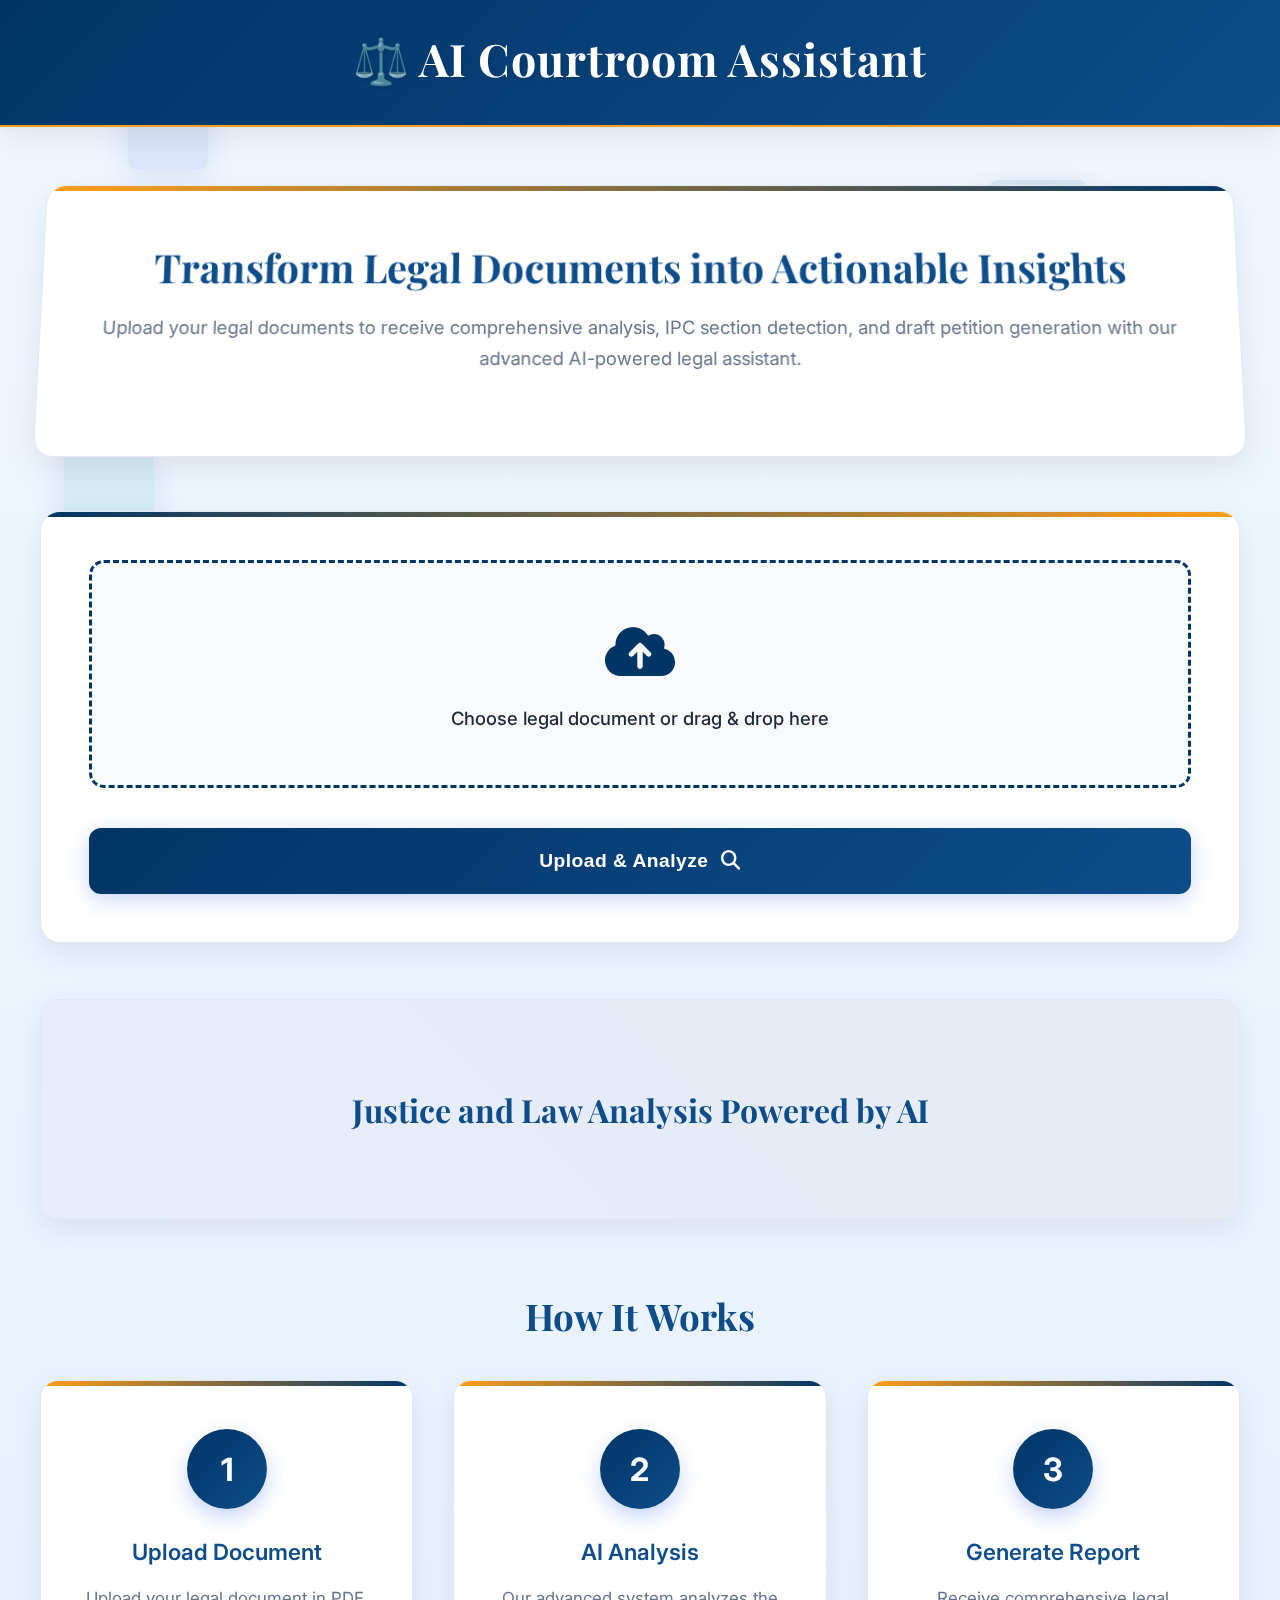
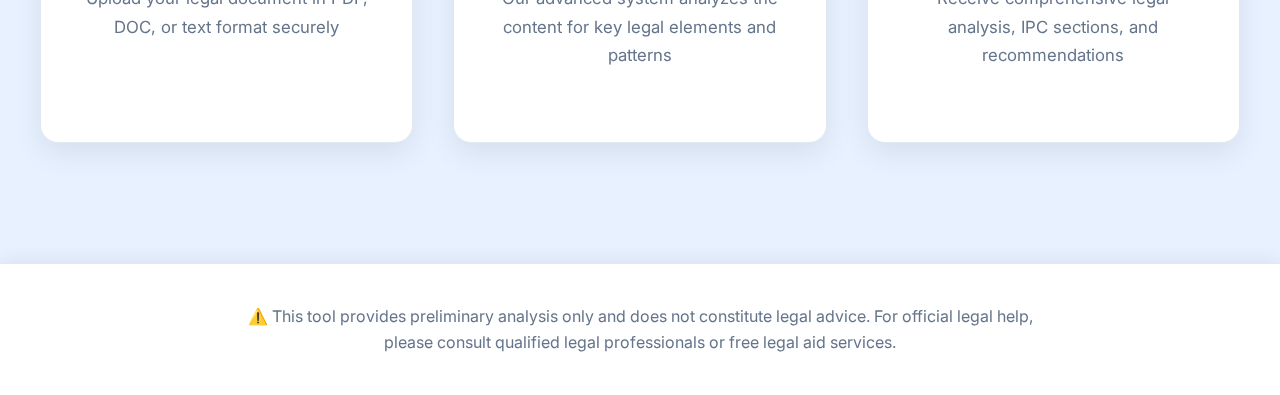
<file: templates/index.html>
<!DOCTYPE html>
<html lang="en">
<head>
    <meta charset="UTF-8">
    <meta name="viewport" content="width=device-width, initial-scale=1.0">
    <title>AI Courtroom Assistant</title>
    <link rel="stylesheet" href="https://cdnjs.cloudflare.com/ajax/libs/font-awesome/6.4.0/css/all.min.css">
    <style>
        @import url('https://fonts.googleapis.com/css2?family=Playfair+Display:wght@400;700&family=Inter:wght@300;400;500;600&display=swap');
        
        :root {
            --primary: #003566;
            --primary-light: #c1cdf6;
            --secondary: #0e4c8a;
            --accent: #ff9e1a;
            --light: #ffffff;
            --light-gray: #f8fafc;
            --mid-gray: #e2e8f0;
            --text: #1e293b;
            --text-light: #64748b;
            --success: #0d9488;
            --warning: #f59e0b;
            --danger: #ef4444;
            --shadow: 0 10px 30px rgba(0, 0, 0, 0.08);
            --shadow-hover: 0 15px 35px rgba(0, 0, 0, 0.12);
        }
        
        * {
            margin: 0;
            padding: 0;
            box-sizing: border-box;
        }
        
        body {
            font-family: 'Inter', sans-serif;
            background: linear-gradient(to bottom, #f0f7ff, #e6f0ff);
            color: var(--text);
            min-height: 100vh;
            overflow-x: hidden;
            position: relative;
        }
        
        /* 3D Background Elements */
        .floating-elements {
            position: fixed;
            top: 0;
            left: 0;
            width: 100%;
            height: 100%;
            pointer-events: none;
            z-index: -1;
        }
        
        .floating-element {
            position: absolute;
            background: rgba(26, 86, 219, 0.1);
            border-radius: 10px;
            box-shadow: 0 8px 32px rgba(31, 38, 135, 0.1);
            animation: float 15s infinite ease-in-out;
        }
        
        .floating-element:nth-child(1) {
            width: 80px;
            height: 80px;
            top: 10%;
            left: 10%;
            animation-delay: 0s;
            background: rgba(26, 86, 219, 0.1);
        }
        
        .floating-element:nth-child(2) {
            width: 100px;
            height: 100px;
            top: 20%;
            right: 15%;
            animation-delay: -2s;
            background: rgba(14, 76, 138, 0.1);
        }
        
        .floating-element:nth-child(3) {
            width: 120px;
            height: 120px;
            bottom: 20%;
            left: 15%;
            animation-delay: -5s;
            background: rgba(255, 158, 26, 0.1);
        }
        
        .floating-element:nth-child(4) {
            width: 70px;
            height: 70px;
            bottom: 15%;
            right: 10%;
            animation-delay: -7s;
            background: rgba(245, 158, 11, 0.1);
        }
        
        .floating-element:nth-child(5) {
            width: 90px;
            height: 90px;
            top: 50%;
            left: 5%;
            animation-delay: -10s;
            background: rgba(13, 148, 136, 0.1);
        }
        
        /* 3D Icons */
        .floating-icon {
            position: absolute;
            font-size: 2.2rem;
            color: rgba(26, 86, 219, 0.15);
            animation: float-icon 20s infinite ease-in-out;
            z-index: -1;
        }
        
        .floating-icon:nth-child(1) {
            top: 15%;
            left: 5%;
            animation-delay: 0s;
            color: rgba(26, 86, 219, 0.2);
        }
        
        .floating-icon:nth-child(2) {
            top: 25%;
            right: 7%;
            animation-delay: -3s;
            color: rgba(26, 86, 219, 0.15);
        }
        
        .floating-icon:nth-child(3) {
            bottom: 25%;
            left: 7%;
            animation-delay: -6s;
            color: rgba(26, 86, 219, 0.15);
        }
        
        /* Animations */
        @keyframes float {
            0%, 100% {
                transform: translateY(0) rotate(0deg) scale(1);
                border-radius: 10px;
            }
            33% {
                transform: translateY(-20px) rotate(3deg) scale(1.05);
                border-radius: 15px;
            }
            66% {
                transform: translateY(20px) rotate(-3deg) scale(0.95);
                border-radius: 20px;
            }
        }
        
        @keyframes float-icon {
            0%, 100% {
                transform: translateY(0) rotate(0deg) scale(1);
            }
            33% {
                transform: translateY(-30px) rotate(10deg) scale(1.1);
            }
            66% {
                transform: translateY(30px) rotate(-10deg) scale(0.9);
            }
        }
        
        /* Header Styles */
        header {
            background: linear-gradient(135deg, var(--primary) 0%, var(--secondary) 100%);
            padding: 1.8rem 0;
            text-align: center;
            box-shadow: var(--shadow);
            position: relative;
            z-index: 10;
            border-bottom: 2px solid var(--accent);
        }
        
        h1 {
            font-family: 'Playfair Display', serif;
            color: var(--light);
            font-size: 2.8rem;
            margin-bottom: 0.5rem;
            text-shadow: 2px 2px 4px rgba(0, 0, 0, 0.1);
            letter-spacing: 1px;
        }
        
        /* Main Content */
        main {
            padding: 3.5rem 1rem;
            position: relative;
            z-index: 5;
        }
        
        .container {
            max-width: 1200px;
            margin: 0 auto;
        }
        
        .hero-section {
            text-align: center;
            margin-bottom: 3.5rem;
            padding: 3.5rem 2.5rem;
            background: var(--light);
            border-radius: 20px;
            box-shadow: var(--shadow);
            transform-style: preserve-3d;
            transform: perspective(1000px) rotateX(5deg);
            transition: transform 0.5s ease;
            position: relative;
            overflow: hidden;
            border: 1px solid var(--mid-gray);
        }
        
        .hero-section::before {
            content: "";
            position: absolute;
            top: 0;
            left: 0;
            width: 100%;
            height: 5px;
            background: linear-gradient(90deg, var(--accent), var(--primary));
        }
        
        .hero-section:hover {
            transform: perspective(1000px) rotateX(0deg);
        }
        
        h2 {
            font-family: 'Playfair Display', serif;
            font-size: 2.5rem;
            margin-bottom: 1.2rem;
            color: var(--secondary);
        }
        
        p {
            font-size: 1.15rem;
            line-height: 1.7;
            margin-bottom: 1.5rem;
            color: var(--text-light);
        }
        
        /* Upload Form */
        .upload-form {
            background: var(--light);
            padding: 3rem;
            border-radius: 20px;
            box-shadow: var(--shadow);
            margin-bottom: 3.5rem;
            transform: translateZ(20px);
            transition: transform 0.3s ease, box-shadow 0.3s ease;
            position: relative;
            overflow: hidden;
            border: 1px solid var(--mid-gray);
        }
        
        .upload-form::before {
            content: "";
            position: absolute;
            top: 0;
            left: 0;
            width: 100%;
            height: 5px;
            background: linear-gradient(90deg, var(--primary), var(--accent));
        }
        
        .upload-form:hover {
            transform: translateZ(30px);
            box-shadow: var(--shadow-hover);
        }
        
        .file-upload-container {
            margin-bottom: 2.5rem;
        }
        
        .file-upload-label {
            display: flex;
            flex-direction: column;
            align-items: center;
            justify-content: center;
            padding: 3.5rem 2.5rem;
            border: 3px dashed var(--primary);
            border-radius: 15px;
            cursor: pointer;
            transition: all 0.3s ease;
            background: var(--light-gray);
        }
        
        .file-upload-label:hover {
            background: var(--primary-light);
            border-color: var(--secondary);
        }
        
        .file-upload-label.highlight {
            background: var(--primary-light);
            border-color: var(--secondary);
            transform: scale(1.02);
        }
        
        .upload-icon {
            margin-bottom: 1.2rem;
            color: var(--primary);
            font-size: 3.5rem;
        }
        
        #file-name {
            font-size: 1.15rem;
            color: var(--text);
            text-align: center;
            font-weight: 500;
        }
        
        #file-upload {
            display: none;
        }
        
        /* Button Styles */
        .btn-primary {
            display: flex;
            align-items: center;
            justify-content: center;
            gap: 0.8rem;
            width: 100%;
            padding: 1.4rem;
            background: linear-gradient(135deg, var(--primary) 0%, var(--secondary) 100%);
            color: white;
            border: none;
            border-radius: 12px;
            font-size: 1.2rem;
            font-weight: 600;
            cursor: pointer;
            transition: all 0.3s ease;
            box-shadow: 0 5px 20px rgba(26, 86, 219, 0.25);
            transform: translateZ(0);
            letter-spacing: 0.5px;
        }
        
        .btn-primary:hover {
            transform: translateY(-3px) translateZ(10px);
            box-shadow: 0 10px 30px rgba(26, 86, 219, 0.35);
            background: linear-gradient(135deg, var(--secondary) 0%, var(--primary) 100%);
        }
        
        .btn-primary:active {
            transform: translateY(0) translateZ(0);
            box-shadow: 0 3px 15px rgba(26, 86, 219, 0.25);
        }
        
        /* Features Section */
        .features {
            margin-top: 4.5rem;
        }
        
        .features h3 {
            text-align: center;
            font-family: 'Playfair Display', serif;
            font-size: 2.3rem;
            margin-bottom: 2.5rem;
            color: var(--secondary);
        }
        
        .features-grid {
            display: grid;
            grid-template-columns: repeat(auto-fit, minmax(320px, 1fr));
            gap: 2.5rem;
        }
        
        .feature-card {
            background: var(--light);
            padding: 3rem 2.2rem;
            border-radius: 18px;
            box-shadow: var(--shadow);
            text-align: center;
            transition: all 0.3s ease;
            transform-style: preserve-3d;
            transform: translateZ(0);
            position: relative;
            overflow: hidden;
            border: 1px solid var(--mid-gray);
        }
        
        .feature-card::before {
            content: "";
            position: absolute;
            top: 0;
            left: 0;
            width: 100%;
            height: 5px;
            background: linear-gradient(90deg, var(--accent), var(--primary));
        }
        
        .feature-card:hover {
            transform: translateY(-10px) translateZ(20px);
            box-shadow: var(--shadow-hover);
        }
        
        .feature-icon {
            width: 80px;
            height: 80px;
            margin: 0 auto 1.8rem;
            background: linear-gradient(135deg, var(--primary) 0%, var(--secondary) 100%);
            color: white;
            border-radius: 50%;
            display: flex;
            align-items: center;
            justify-content: center;
            font-size: 2rem;
            font-weight: bold;
            box-shadow: 0 8px 20px rgba(26, 86, 219, 0.25);
        }
        
        .feature-card h4 {
            font-size: 1.4rem;
            margin-bottom: 1.2rem;
            color: var(--secondary);
            font-weight: 600;
        }
        
        .feature-card p {
            color: var(--text-light);
            font-size: 1.05rem;
        }
        
        /* Legal Image Section */
        .legal-image {
            width: 100%;
            height: 220px;
            background: linear-gradient(rgba(255, 255, 255, 0.9), rgba(255, 255, 255, 0.9)), 
                        url('https://images.unsplash.com/photo-1589829545856-d10d557cf95f?ixlib=rb-4.0.3&ixid=M3wxMjA3fDB8MHxwaG90by1wYWdlfHx8fGVufDB8fHx8fA%3D%3D&auto=format&fit=crop&w=2070&q=80');
            background-size: cover;
            background-position: center;
            border-radius: 18px;
            margin: 3.5rem 0;
            display: flex;
            align-items: center;
            justify-content: center;
            color: var(--secondary);
            font-family: 'Playfair Display', serif;
            font-size: 2rem;
            text-align: center;
            box-shadow: var(--shadow);
            border: 1px solid var(--mid-gray);
            padding: 1.5rem;
            position: relative;
            overflow: hidden;
        }
        
        .legal-image::before {
            content: "";
            position: absolute;
            top: 0;
            left: 0;
            width: 100%;
            height: 100%;
            background: linear-gradient(45deg, rgba(26, 86, 219, 0.1), rgba(14, 76, 138, 0.1));
            z-index: 1;
        }
        
        .legal-image span {
            position: relative;
            z-index: 2;
            font-weight: bold;
        }
        
        /* Footer */
        footer {
            background: var(--light);
            color: var(--text);
            text-align: center;
            padding: 2.5rem;
            margin-top: 4rem;
            border-top: 1px solid var(--mid-gray);
            box-shadow: 0 -5px 15px rgba(0, 0, 0, 0.05);
        }
        
        footer p {
            max-width: 800px;
            margin: 0 auto;
            font-size: 1rem;
            color: var(--text-light);
            line-height: 1.6;
        }
        
        /* Responsive Design */
        @media (max-width: 768px) {
            h1 {
                font-size: 2.3rem;
            }
            
            h2 {
                font-size: 2rem;
            }
            
            .hero-section, .upload-form {
                padding: 2rem 1.5rem;
            }
            
            .features-grid {
                grid-template-columns: 1fr;
            }
            
            .floating-element, .floating-icon {
                display: none;
            }
            
            .legal-image {
                height: 180px;
                font-size: 1.7rem;
            }
            
            .feature-card {
                padding: 2.5rem 1.8rem;
            }
        }
    </style>
</head>
<body>
    <!-- 3D Background Elements -->
    <div class="floating-elements">
        <div class="floating-element"></div>
        <div class="floating-element"></div>
        <div class="floating-element"></div>
        <div class="floating-element"></div>
        <div class="floating-element"></div>
        
        <i class="floating-icon fas fa-balance-scale"></i>
        
    </div>
    
    <header>
        <h1>⚖️ AI Courtroom Assistant</h1>
    </header>
    
    <main>
        <div class="container">
            <div class="hero-section">
                <h2>Transform Legal Documents into Actionable Insights</h2>
                <p>Upload your legal documents to receive comprehensive analysis, IPC section detection, and draft petition generation with our advanced AI-powered legal assistant.</p>
            </div>
            
            <form action="/process/" method="post" enctype="multipart/form-data" class="upload-form">
                <div class="file-upload-container">
                    <label for="file-upload" class="file-upload-label">
                        <div class="upload-icon">
                            <i class="fas fa-cloud-upload-alt"></i>
                        </div>
                        <span id="file-name">Choose legal document or drag & drop here</span>
                    </label>
                    <input type="file" name="file" id="file-upload" required accept=".pdf,.doc,.docx,.txt">
                </div>
                
                <button type="submit" class="btn-primary">
                    <span>Upload & Analyze</span>
                    <i class="fas fa-search"></i>
                </button>
            </form>
            
            <div class="legal-image">
                <span>Justice and Law Analysis Powered by AI</span>
            </div>
            
            <div class="features">
                <h3>How It Works</h3>
                <div class="features-grid">
                    <div class="feature-card">
                        <div class="feature-icon">1</div>
                        <h4>Upload Document</h4>
                        <p>Upload your legal document in PDF, DOC, or text format securely</p>
                    </div>
                    <div class="feature-card">
                        <div class="feature-icon">2</div>
                        <h4>AI Analysis</h4>
                        <p>Our advanced system analyzes the content for key legal elements and patterns</p>
                    </div>
                    <div class="feature-card">
                        <div class="feature-icon">3</div>
                        <h4>Generate Report</h4>
                        <p>Receive comprehensive legal analysis, IPC sections, and recommendations</p>
                    </div>
                </div>
            </div>
        </div>
    </main>
    
    <footer>
        <p>⚠️ This tool provides preliminary analysis only and does not constitute legal advice. For official legal help, please consult qualified legal professionals or free legal aid services.</p>
    </footer>

    <script>
        // File upload name display
        document.getElementById('file-upload').addEventListener('change', function(e) {
            const fileName = e.target.files[0]?.name || 'Choose legal document or drag & drop here';
            document.getElementById('file-name').textContent = fileName;
        });
        
        // Drag and drop functionality
        const fileUpload = document.getElementById('file-upload');
        const fileUploadLabel = document.querySelector('.file-upload-label');
        
        ['dragenter', 'dragover', 'dragleave', 'drop'].forEach(eventName => {
            fileUploadLabel.addEventListener(eventName, preventDefaults, false);
        });
        
        function preventDefaults(e) {
            e.preventDefault();
            e.stopPropagation();
        }
        
        ['dragenter', 'dragover'].forEach(eventName => {
            fileUploadLabel.addEventListener(eventName, highlight, false);
        });
        
        ['dragleave', 'drop'].forEach(eventName => {
            fileUploadLabel.addEventListener(eventName, unhighlight, false);
        });
        
        function highlight() {
            fileUploadLabel.classList.add('highlight');
        }
        
        function unhighlight() {
            fileUploadLabel.classList.remove('highlight');
        }
        
        fileUploadLabel.addEventListener('drop', handleDrop, false);
        
        function handleDrop(e) {
            const dt = e.dataTransfer;
            const files = dt.files;
            fileUpload.files = files;
            document.getElementById('file-name').textContent = files[0].name;
        }
        
        // Add subtle parallax effect on mouse move
        document.addEventListener('mousemove', function(e) {
            const floatingElements = document.querySelectorAll('.floating-element, .floating-icon');
            const x = e.clientX / window.innerWidth;
            const y = e.clientY / window.innerHeight;
            
            floatingElements.forEach(function(element, index) {
                const speed = 0.01 + (index * 0.005);
                const xOffset = (x - 0.5) * speed * 100;
                const yOffset = (y - 0.5) * speed * 100;
                
                element.style.transform = `translate(${xOffset}px, ${yOffset}px) ${element.style.transform.split(' ').slice(2).join(' ')}`;
            });
        });
    </script>
</body>
</html>
</file>
